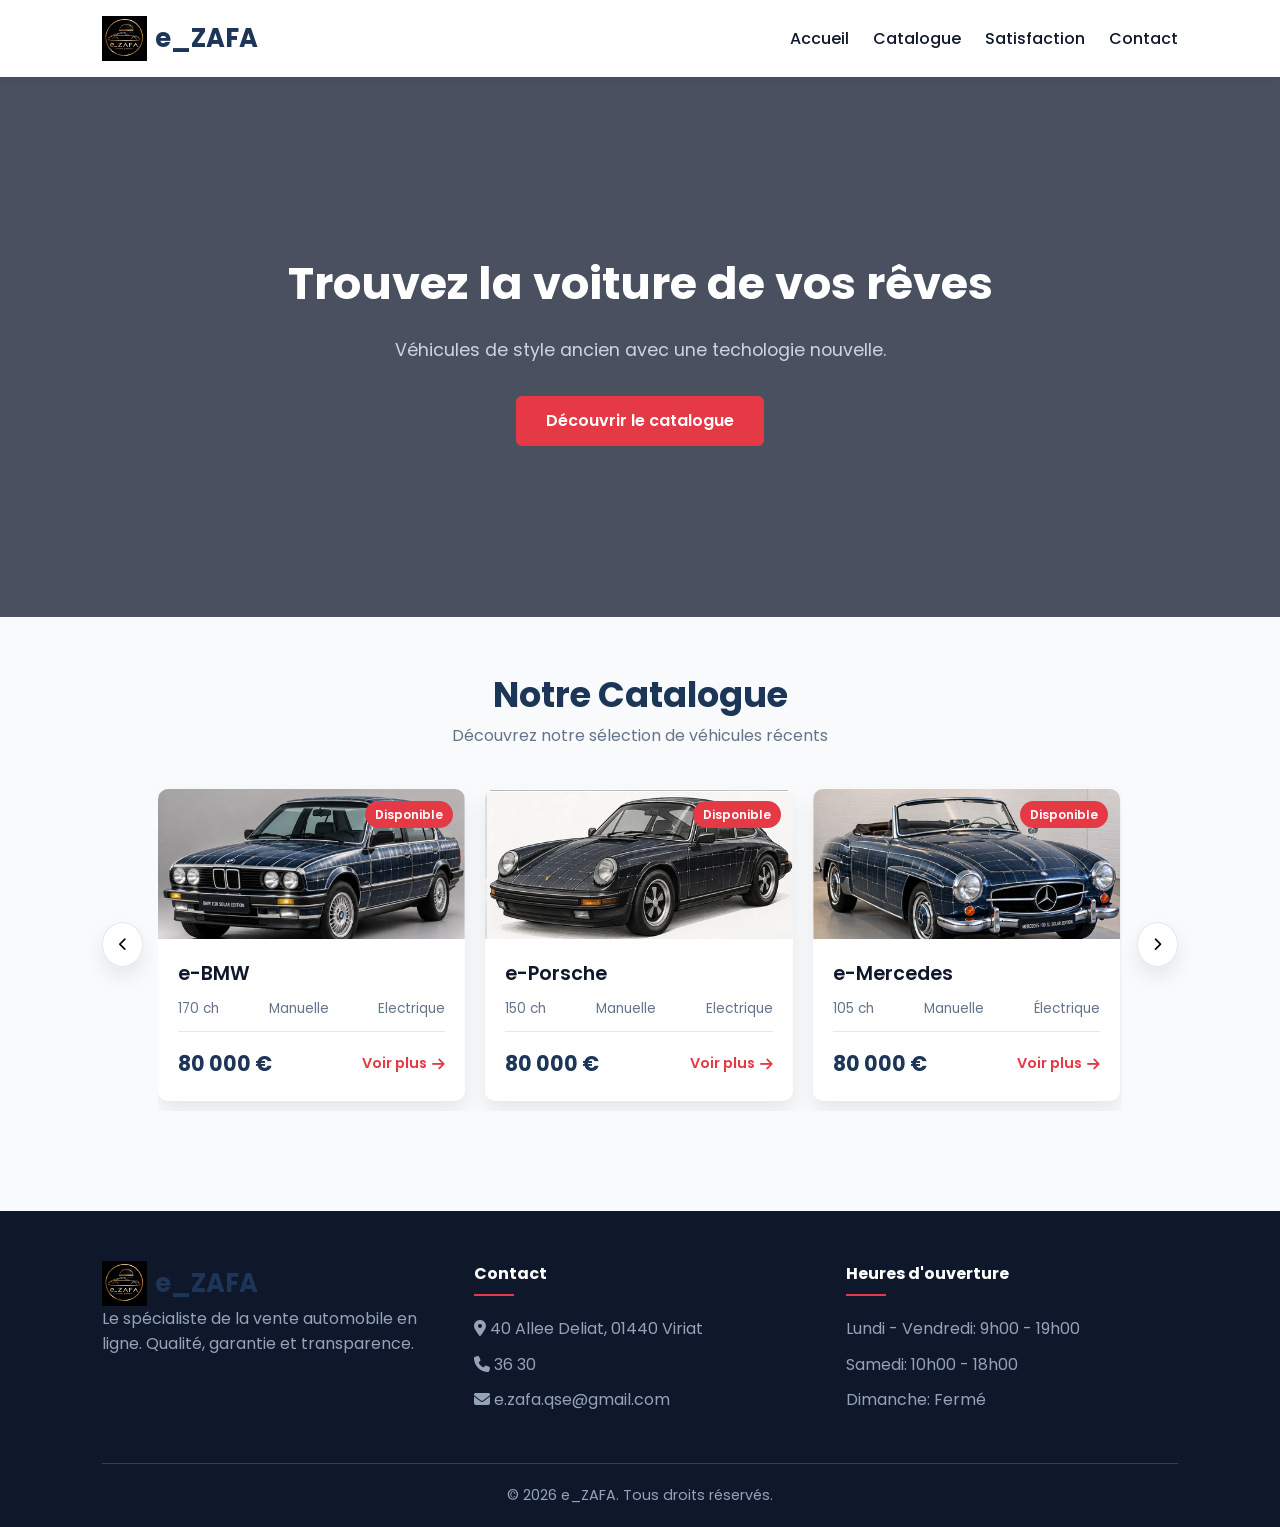
<file: index.html>
<!DOCTYPE html>
<html lang="fr">
<head>
    <meta charset="UTF-8">
    <meta name="viewport" content="width=device-width, initial-scale=1.0">
    <title>e_ZAFA - Vente de Véhicules d'avenir</title>
    <link href="https://fonts.googleapis.com/css2?family=Poppins:wght@300;400;500;600;700&display=swap" rel="stylesheet">
    <link rel="stylesheet" href="https://cdnjs.cloudflare.com/ajax/libs/font-awesome/6.4.0/css/all.min.css">
    <link rel="stylesheet" href="deco.css">
    <script src="script.js" defer></script>
    <link rel="icon" href="img/logo.png">
</head>

<body>

    <!-- Entête / Navigation -->
    <header>
        <div class="logo">
            <img src="img/logo.png" alt="Logo e_ZAFA">
            e_ZAFA
        </div>
        <nav>
            <ul class="nav-links">
                <li><a href="#accueil">Accueil</a></li>
                <li class="nav-item"><a href="#catalogue" class="nav-link">Catalogue</a></li>
                <li><a href="pages/satisfaction.html">Satisfaction</a></li>
                <li><a href="#contact">Contact</a></li>
            </ul>
        </nav>
    </header>

    <!-- Hero Section -->
    <section id="accueil" class="hero">
        <div class="hero-content">
            <h1>Trouvez la voiture de vos rêves</h1>
            <p>Véhicules de style ancien avec une techologie nouvelle.</p>
            <a href="#catalogue" class="btn-primary">Découvrir le catalogue</a>
        </div>
    </section>

    <!-- Catalogue avec Carrousel de Véhicules -->
    <section id="catalogue" class="catalog-section">
        <h2>Notre Catalogue</h2>
        <p class="subtitle">Découvrez notre sélection de véhicules récents</p>

        <!-- CARROUSEL -->
        <div class="carousel-container">
            <button class="carousel-btn prev-btn" id="prevBtn"><i class="fa-solid fa-chevron-left"></i></button>

            <div class="carousel-track-container">
                <div class="carousel-track" id="carouselTrack">

                    <!-- Carte Carrousel 1 -->
                    <div class="car-card">
                        <div class="car-img-container">
                            <span class="badge">Disponible</span>
                            <img src="img/car 1.png" alt="Berline Luxe Sport">
                        </div>
                        <div class="car-info">
                            <h3 class="car-title">e-BMW</h3>
                            <div class="car-specs">
                                <span>170 ch</span>
                                <span>Manuelle</span>
                                <span>Electrique</span>
                            </div>
                            <div class="car-price-row">
                                <span class="car-price">80 000 €</span>
                                <a href="pages/BMW.html" class="btn-details">Voir plus <i class="fa-solid fa-arrow-right"></i></a>
                            </div>
                        </div>
                    </div>

                    <!-- Carte Carrousel 2 -->
                    <div class="car-card">
                        <div class="car-img-container">
                            <span class="badge">Disponible</span>
                            <img src="img/car 3.png" alt="SUV Familial 4x4">
                        </div>
                        <div class="car-info">
                            <h3 class="car-title">e-Porsche</h3>
                            <div class="car-specs">
                                <span>150 ch</span>
                                <span>Manuelle</span>
                                <span>Electrique</span>
                            </div>
                            <div class="car-price-row">
                                <span class="car-price">80 000 €</span>
                                <a href="pages/Porsche.html" class="btn-details">Voir plus <i class="fa-solid fa-arrow-right"></i></a>
                            </div>
                        </div>
                    </div>

                    <!-- Carte Carrousel 3 -->
                    <div class="car-card">
                        <div class="car-img-container">
                            <span class="badge">Disponible</span>
                            <img src="img/car 2.png" alt="Coupé Électrique">
                        </div>
                        <div class="car-info">
                            <h3 class="car-title">e-Mercedes</h3>
                            <div class="car-specs">
                                <span>105 ch</span>
                                <span>Manuelle</span>
                                <span>Électrique</span>
                            </div>
                            <div class="car-price-row">
                                <span class="car-price">80 000 €</span>
                                <a href="pages/Mercedes.html" class="btn-details">Voir plus <i class="fa-solid fa-arrow-right"></i></a>
                            </div>
                        </div>
                    </div>


                </div>
            </div>

            <button class="carousel-btn next-btn" id="nextBtn"><i class="fa-solid fa-chevron-right"></i></button>
        </div>
    </section>

    <!-- Pied de page / Footer -->
    <footer id="contact">
        <div class="footer-container">
            <div class="footer-col">
                <div class="logo">
                    <img src="img/logo.png" alt="Logo e_ZAFA">
                    e_ZAFA
                </div>
                <p>Le spécialiste de la vente automobile en ligne. Qualité, garantie et transparence.</p>
            </div>
            <div class="footer-col">
                <h4>Contact</h4>
                <p><i class="fa-solid fa-location-dot"></i> 40 Allee Deliat, 01440 Viriat</p>
                <p><i class="fa-solid fa-phone"></i> 36 30</p>
                <p><i class="fa-solid fa-envelope"></i> e.zafa.qse@gmail.com</p>
            </div>
            <div class="footer-col">
                <h4>Heures d'ouverture</h4>
                <p>Lundi - Vendredi: 9h00 - 19h00</p>
                <p>Samedi: 10h00 - 18h00</p>
                <p>Dimanche: Fermé</p>
            </div>
        </div>
        <div class="footer-bottom">
            <p>&copy; 2026 e_ZAFA. Tous droits réservés.</p>
        </div>
    </footer>

</body>
</html>
</file>
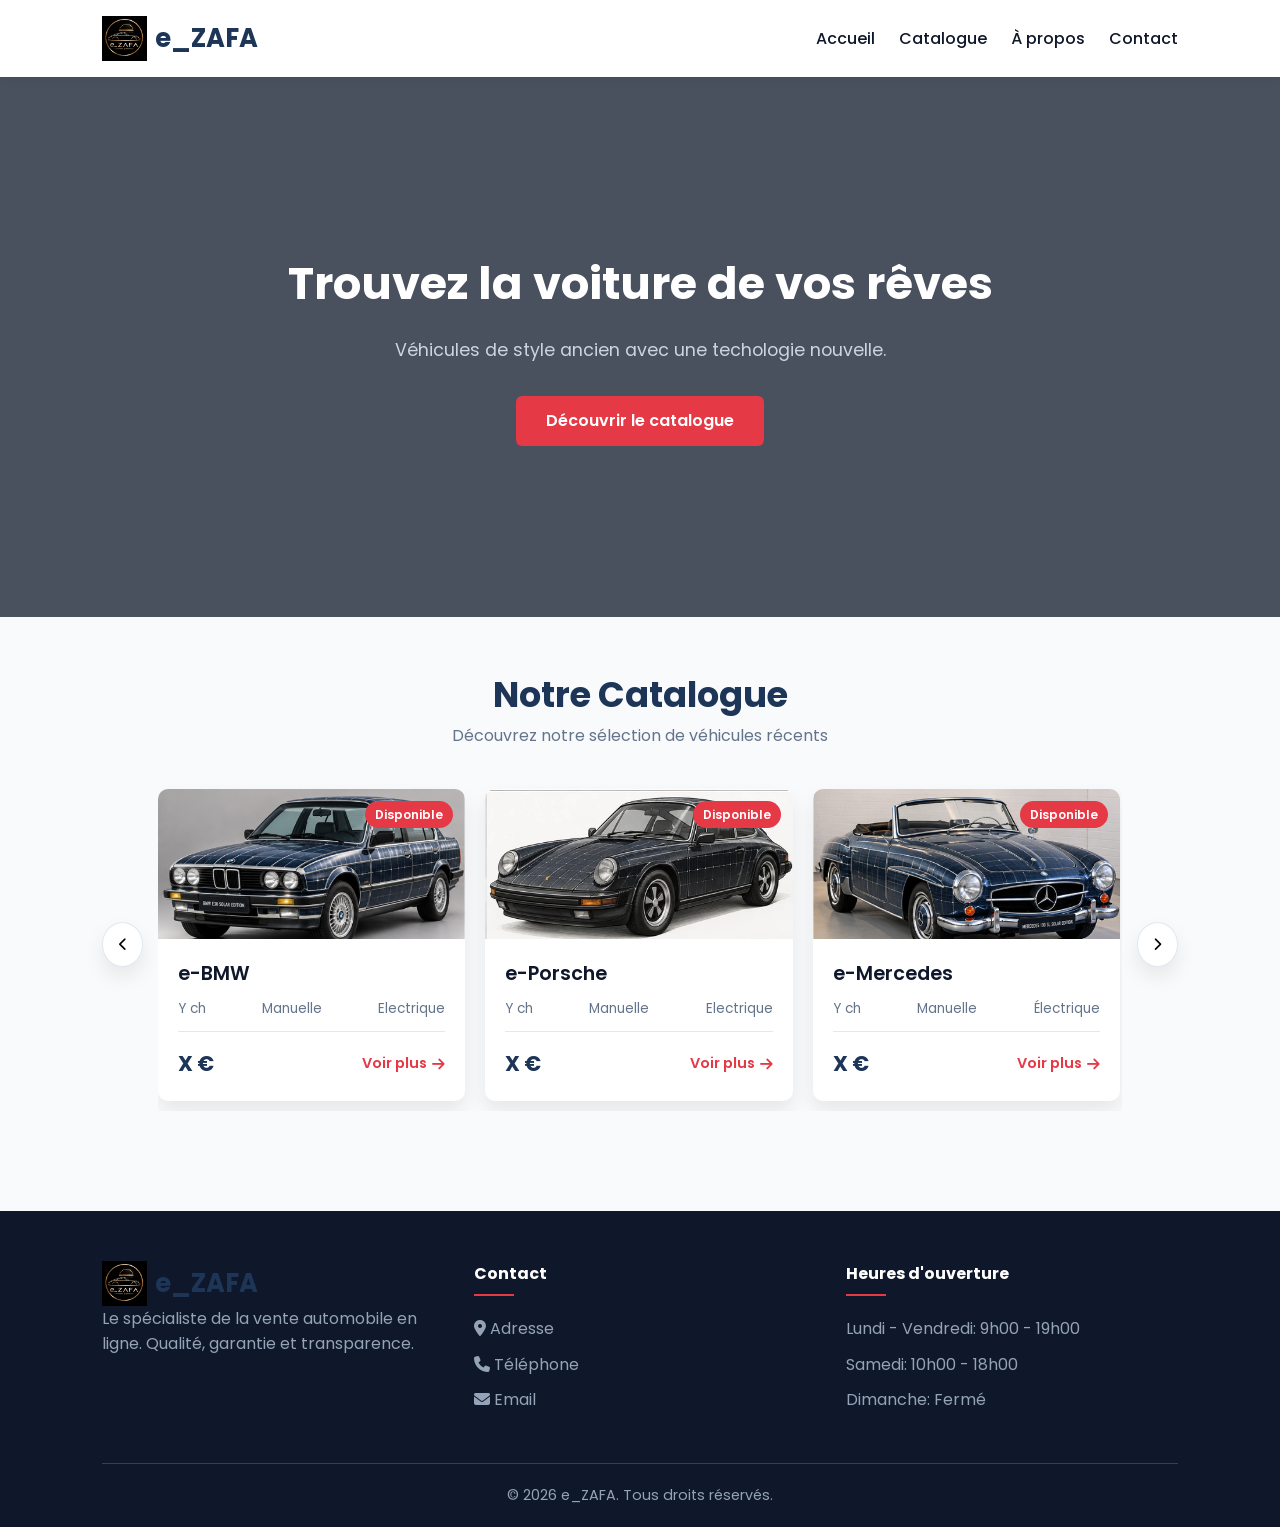
<file: e_ZAFA.html>
<!DOCTYPE html>
<html lang="fr">
<head>
    <meta charset="UTF-8">
    <meta name="viewport" content="width=device-width, initial-scale=1.0">
    <title>e_ZAFA - Vente de Véhicules d'avenir</title>
    <link href="https://fonts.googleapis.com/css2?family=Poppins:wght@300;400;500;600;700&display=swap" rel="stylesheet">
    <link rel="stylesheet" href="https://cdnjs.cloudflare.com/ajax/libs/font-awesome/6.4.0/css/all.min.css">
    <link rel="stylesheet" href="deco.css">
    <script src="script.js" defer></script>
    <link rel="icon" href="img/logo.png">
</head>

<body>

    <!-- Entête / Navigation -->
    <header>
        <div class="logo">
            <img src="img/logo.png" alt="Logo e_ZAFA">
            e_ZAFA
        </div>
        <nav>
            <ul class="nav-links">
                <li><a href="#accueil">Accueil</a></li>
                <li class="nav-item">
                    <a href="#catalogue" class="nav-link">
                        Catalogue
                    </a>

                </li>
                <li><a href="#entreprise">À propos</a></li>
                <li><a href="#contact">Contact</a></li>
            </ul>
        </nav>
    </header>

    <!-- Hero Section -->
    <section id="accueil" class="hero">
        <div class="hero-content">
            <h1>Trouvez la voiture de vos rêves</h1>
            <p>Véhicules de style ancien avec une techologie nouvelle.</p>
            <a href="#catalogue" class="btn-primary">Découvrir le catalogue</a>
        </div>
    </section>

    <!-- Catalogue avec Carrousel de Véhicules -->
    <section id="catalogue" class="catalog-section">
        <h2>Notre Catalogue</h2>
        <p class="subtitle">Découvrez notre sélection de véhicules récents</p>

        <!-- CARROUSEL -->
        <div class="carousel-container">
            <button class="carousel-btn prev-btn" id="prevBtn"><i class="fa-solid fa-chevron-left"></i></button>

            <div class="carousel-track-container">
                <div class="carousel-track" id="carouselTrack">

                    <!-- Carte Carrousel 1 -->
                    <div class="car-card">
                        <div class="car-img-container">
                            <span class="badge">Disponible</span>
                            <img src="img/car 1.png" alt="Berline Luxe Sport">
                        </div>
                        <div class="car-info">
                            <h3 class="car-title">e-BMW</h3>
                            <div class="car-specs">
                                <span>Y ch</span>
                                <span>Manuelle</span>
                                <span>Electrique</span>
                            </div>
                            <div class="car-price-row">
                                <span class="car-price">X €</span>
                                <a href="pages/BMW.html" class="btn-details">Voir plus <i class="fa-solid fa-arrow-right"></i></a>
                            </div>
                        </div>
                    </div>

                    <!-- Carte Carrousel 2 -->
                    <div class="car-card">
                        <div class="car-img-container">
                            <span class="badge">Disponible</span>
                            <img src="img/car 3.png" alt="SUV Familial 4x4">
                        </div>
                        <div class="car-info">
                            <h3 class="car-title">e-Porsche</h3>
                            <div class="car-specs">
                                <span>Y ch</span>
                                <span>Manuelle</span>
                                <span>Electrique</span>
                            </div>
                            <div class="car-price-row">
                                <span class="car-price">X €</span>
                                <a href="pages/Porsche.html" class="btn-details">Voir plus <i class="fa-solid fa-arrow-right"></i></a>
                            </div>
                        </div>
                    </div>

                    <!-- Carte Carrousel 3 -->
                    <div class="car-card">
                        <div class="car-img-container">
                            <span class="badge">Disponible</span>
                            <img src="img/car 2.png" alt="Coupé Électrique">
                        </div>
                        <div class="car-info">
                            <h3 class="car-title">e-Mercedes</h3>
                            <div class="car-specs">
                                <span>Y ch</span>
                                <span>Manuelle</span>
                                <span>Électrique</span>
                            </div>
                            <div class="car-price-row">
                                <span class="car-price">X €</span>
                                <a href="pages/Mercedes.html" class="btn-details">Voir plus <i class="fa-solid fa-arrow-right"></i></a>
                            </div>
                        </div>
                    </div>


                </div>
            </div>

            <button class="carousel-btn next-btn" id="nextBtn"><i class="fa-solid fa-chevron-right"></i></button>
        </div>
    </section>

    <!-- Pied de page / Footer -->
    <footer id="contact">
        <div class="footer-container">
            <div class="footer-col">
                <div class="logo">
                    <img src="img/logo.png" alt="Logo e_ZAFA">
                    e_ZAFA
                </div>
                <p>Le spécialiste de la vente automobile en ligne. Qualité, garantie et transparence.</p>
            </div>
            <div class="footer-col">
                <h4>Contact</h4>
                <p><i class="fa-solid fa-location-dot"></i> Adresse</p>
                <p><i class="fa-solid fa-phone"></i> Téléphone</p>
                <p><i class="fa-solid fa-envelope"></i> Email</p>
            </div>
            <div class="footer-col">
                <h4>Heures d'ouverture</h4>
                <p>Lundi - Vendredi: 9h00 - 19h00</p>
                <p>Samedi: 10h00 - 18h00</p>
                <p>Dimanche: Fermé</p>
            </div>
        </div>
        <div class="footer-bottom">
            <p>&copy; 2026 e_ZAFA. Tous droits réservés.</p>
        </div>
    </footer>

</body>
</html>
</file>
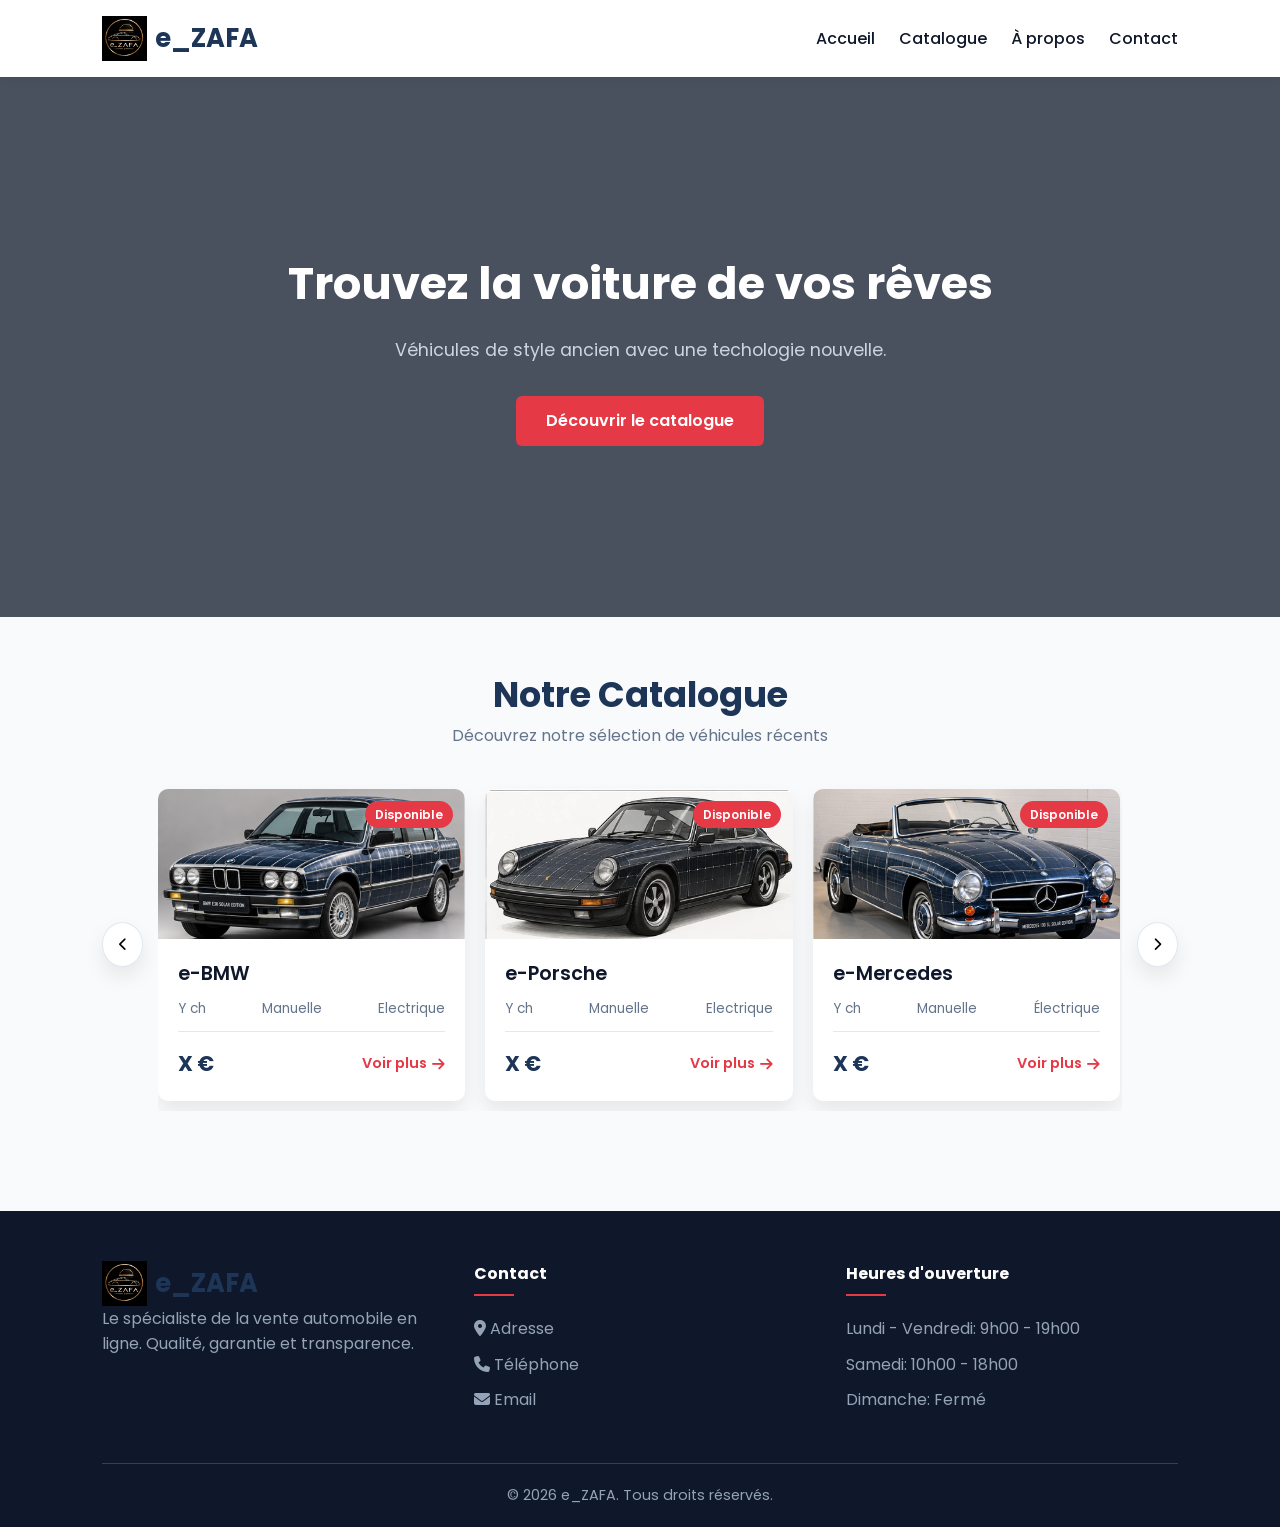
<file: main.html>
<!DOCTYPE html>
<html lang="fr">
<head>
    <meta charset="UTF-8">
    <meta name="viewport" content="width=device-width, initial-scale=1.0">
    <title>e_ZAFA - Vente de Véhicules d'avenir</title>
    <link href="https://fonts.googleapis.com/css2?family=Poppins:wght@300;400;500;600;700&display=swap" rel="stylesheet">
    <link rel="stylesheet" href="https://cdnjs.cloudflare.com/ajax/libs/font-awesome/6.4.0/css/all.min.css">
    <link rel="stylesheet" href="deco.css">
    <script src="script.js" defer></script>
    <link rel="icon" href="img/logo.png">
</head>

<body>

    <!-- Entête / Navigation -->
    <header>
        <div class="logo">
            <img src="img/logo.png" alt="Logo e_ZAFA">
            e_ZAFA
        </div>
        <nav>
            <ul class="nav-links">
                <li><a href="#accueil">Accueil</a></li>
                <li class="nav-item">
                    <a href="#catalogue" class="nav-link">
                        Catalogue
                    </a>

                </li>
                <li><a href="#entreprise">À propos</a></li>
                <li><a href="#contact">Contact</a></li>
            </ul>
        </nav>
    </header>

    <!-- Hero Section -->
    <section id="accueil" class="hero">
        <div class="hero-content">
            <h1>Trouvez la voiture de vos rêves</h1>
            <p>Véhicules de style ancien avec une techologie nouvelle.</p>
            <a href="#catalogue" class="btn-primary">Découvrir le catalogue</a>
        </div>
    </section>

    <!-- Catalogue avec Carrousel de Véhicules -->
    <section id="catalogue" class="catalog-section">
        <h2>Notre Catalogue</h2>
        <p class="subtitle">Découvrez notre sélection de véhicules récents</p>

        <!-- CARROUSEL -->
        <div class="carousel-container">
            <button class="carousel-btn prev-btn" id="prevBtn"><i class="fa-solid fa-chevron-left"></i></button>

            <div class="carousel-track-container">
                <div class="carousel-track" id="carouselTrack">

                    <!-- Carte Carrousel 1 -->
                    <div class="car-card">
                        <div class="car-img-container">
                            <span class="badge">Disponible</span>
                            <img src="img/car 1.png" alt="Berline Luxe Sport">
                        </div>
                        <div class="car-info">
                            <h3 class="car-title">e-BMW</h3>
                            <div class="car-specs">
                                <span>Y ch</span>
                                <span>Manuelle</span>
                                <span>Electrique</span>
                            </div>
                            <div class="car-price-row">
                                <span class="car-price">X €</span>
                                <a href="pages/BMW.html" class="btn-details">Voir plus <i class="fa-solid fa-arrow-right"></i></a>
                            </div>
                        </div>
                    </div>

                    <!-- Carte Carrousel 2 -->
                    <div class="car-card">
                        <div class="car-img-container">
                            <span class="badge">Disponible</span>
                            <img src="img/car 3.png" alt="SUV Familial 4x4">
                        </div>
                        <div class="car-info">
                            <h3 class="car-title">e-Porsche</h3>
                            <div class="car-specs">
                                <span>Y ch</span>
                                <span>Manuelle</span>
                                <span>Electrique</span>
                            </div>
                            <div class="car-price-row">
                                <span class="car-price">X €</span>
                                <a href="pages/Porsche.html" class="btn-details">Voir plus <i class="fa-solid fa-arrow-right"></i></a>
                            </div>
                        </div>
                    </div>

                    <!-- Carte Carrousel 3 -->
                    <div class="car-card">
                        <div class="car-img-container">
                            <span class="badge">Disponible</span>
                            <img src="img/car 2.png" alt="Coupé Électrique">
                        </div>
                        <div class="car-info">
                            <h3 class="car-title">e-Mercedes</h3>
                            <div class="car-specs">
                                <span>Y ch</span>
                                <span>Manuelle</span>
                                <span>Électrique</span>
                            </div>
                            <div class="car-price-row">
                                <span class="car-price">X €</span>
                                <a href="pages/Mercedes.html" class="btn-details">Voir plus <i class="fa-solid fa-arrow-right"></i></a>
                            </div>
                        </div>
                    </div>


                </div>
            </div>

            <button class="carousel-btn next-btn" id="nextBtn"><i class="fa-solid fa-chevron-right"></i></button>
        </div>
    </section>

    <!-- Pied de page / Footer -->
    <footer id="contact">
        <div class="footer-container">
            <div class="footer-col">
                <div class="logo">
                    <img src="img/logo.png" alt="Logo e_ZAFA">
                    e_ZAFA
                </div>
                <p>Le spécialiste de la vente automobile en ligne. Qualité, garantie et transparence.</p>
            </div>
            <div class="footer-col">
                <h4>Contact</h4>
                <p><i class="fa-solid fa-location-dot"></i> Adresse</p>
                <p><i class="fa-solid fa-phone"></i> Téléphone</p>
                <p><i class="fa-solid fa-envelope"></i> Email</p>
            </div>
            <div class="footer-col">
                <h4>Heures d'ouverture</h4>
                <p>Lundi - Vendredi: 9h00 - 19h00</p>
                <p>Samedi: 10h00 - 18h00</p>
                <p>Dimanche: Fermé</p>
            </div>
        </div>
        <div class="footer-bottom">
            <p>&copy; 2026 e_ZAFA. Tous droits réservés.</p>
        </div>
    </footer>

</body>
</html>
</file>
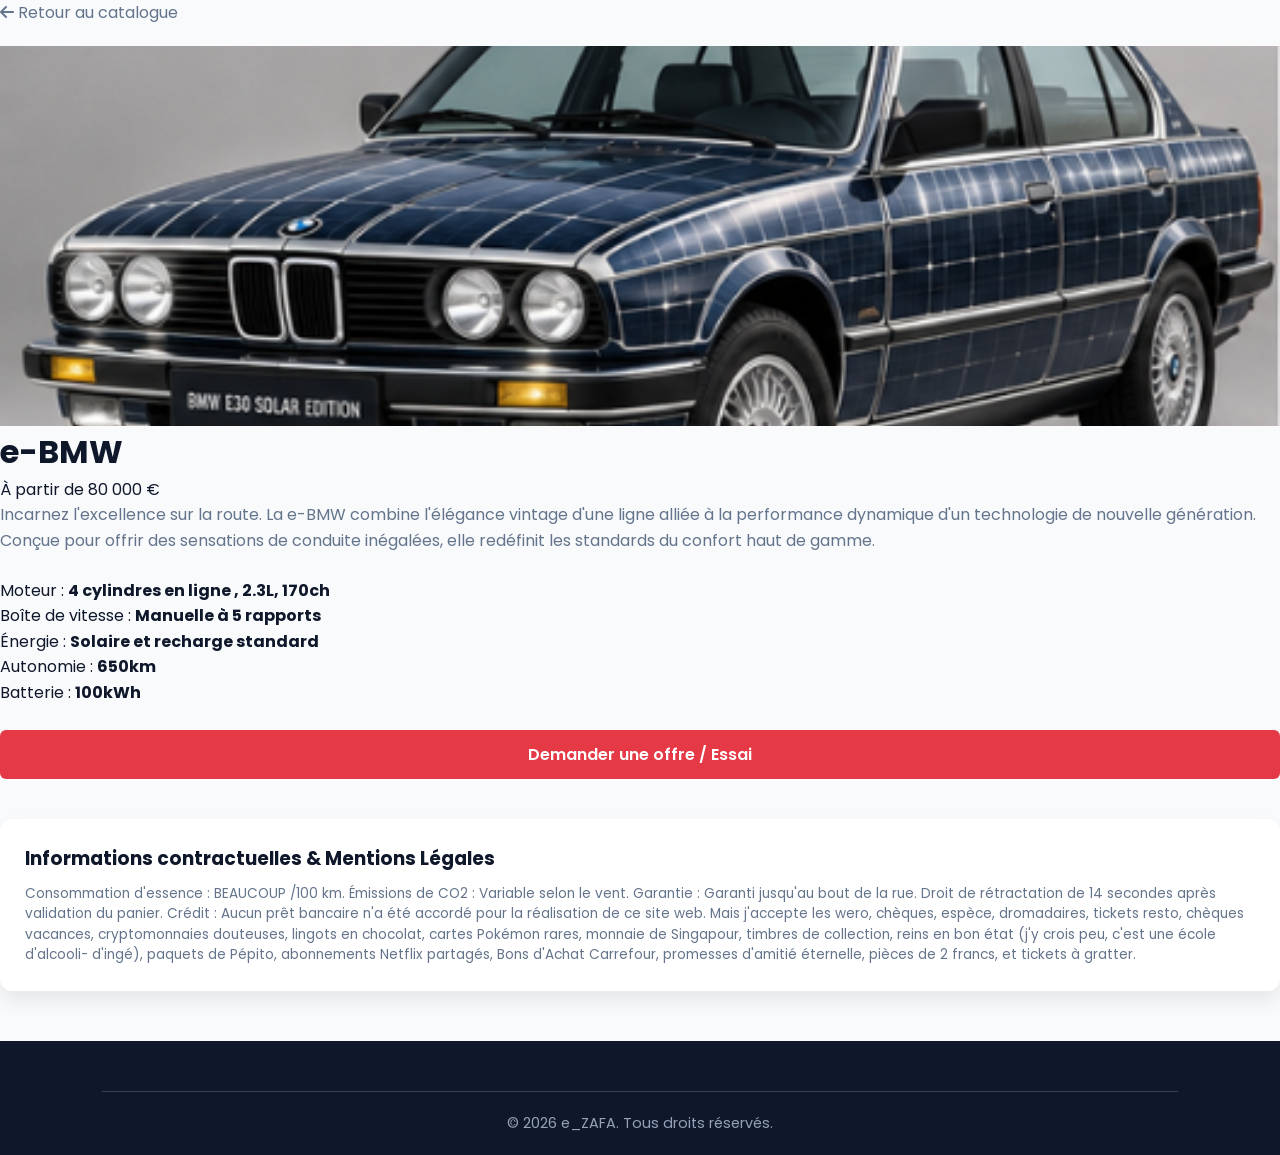
<file: pages/BMW.html>
<!DOCTYPE html>
<html lang="fr">
<head>
    <meta charset="UTF-8">
    <meta name="viewport" content="width=device-width, initial-scale=1.0">
    <title>e-BMW from e_ZAFA</title>
    <link href="https://fonts.googleapis.com/css2?family=Poppins:wght@300;400;500;600;700&display=swap" rel="stylesheet">
    <link rel="stylesheet" href="https://cdnjs.cloudflare.com/ajax/libs/font-awesome/6.4.0/css/all.min.css">
    <link rel="stylesheet" href="../deco.css">
    <link rel="icon" href="../img/logo.png">
</head>
<body>



    <!-- Page Fiche Produit -->
    <main class="container">
        <a href="../index.html#catalogue" style="display:inline-block; margin-bottom: 20px; color: var(--gray-color); text-decoration: none;">
            <i class="fa-solid fa-arrow-left"></i> Retour au catalogue
        </a>

        <div class="vehicle-detail">
            <div class="car-img-container" style="height: 380px;">
                <img src="../img/car 1.png" alt="Berline Luxe Sport">
            </div>

            <div class="detail-content">
                <h1>e-BMW</h1>
                <div class="detail-price">À partir de 80 000 €</div>

                <p style="margin-bottom: 1.5rem; color: #64748b;">
                    Incarnez l'excellence sur la route. La e-BMW combine l'élégance vintage d'une ligne alliée à la performance dynamique d'un technologie de nouvelle génération. Conçue pour offrir des sensations de conduite inégalées, elle redéfinit les standards du confort haut de gamme.
                </p>

                <ul class="specs">
                    <li><span>Moteur :</span> <strong>4 cylindres en ligne , 2.3L, 170ch</strong></li>
                    <li><span>Boîte de vitesse :</span> <strong>Manuelle à 5 rapports</strong></li>
                    <li><span>Énergie :</span> <strong>Solaire et recharge standard</strong></li>
                    <li><span>Autonomie :</span> <strong>650km</strong></li>
                    <li><span>Batterie :</span> <strong>100kWh</strong></li>
                </ul>

                <a href="resa.html#contact" class="btn-primary" style="display: block; text-align: center; margin-top: 1.5rem;">
                    Demander une offre / Essai
                </a>
            </div>
        </div>

        <!-- Mentions / Infos Contractuelles -->
        <section style="margin-top: 40px; background: white; padding: 25px; border-radius: 12px; box-shadow: var(--card-shadow);">
            <h3>Informations contractuelles & Mentions Légales</h3>
            <p style="font-size: 0.85rem; color: var(--gray-color); margin-top: 10px; line-height: 1.5;">
              Consommation d'essence : BEAUCOUP /100 km. Émissions de CO2 : Variable selon le vent.

Garantie : Garanti jusqu'au bout de la rue. Droit de rétractation de 14 secondes après validation du panier.

Crédit : Aucun prêt bancaire n'a été accordé pour la réalisation de ce site web. Mais j'accepte les wero, chèques, espèce, dromadaires, tickets resto, 
         chèques vacances, cryptomonnaies douteuses, lingots en chocolat, cartes Pokémon rares, monnaie de Singapour, timbres de collection, 
        reins en bon état (j'y crois peu, c'est une école d'alcooli- d'ingé), paquets de Pépito, abonnements Netflix partagés, 
        Bons d'Achat Carrefour, promesses d'amitié éternelle, pièces de 2 francs, et tickets à gratter.   
            </p>
        </section>
    </main>

    <!-- Footer -->
    <footer>
        <div class="footer-bottom">
            <p>&copy; 2026 e_ZAFA. Tous droits réservés.</p>
        </div>
    </footer>

</body>
</html>
</file>
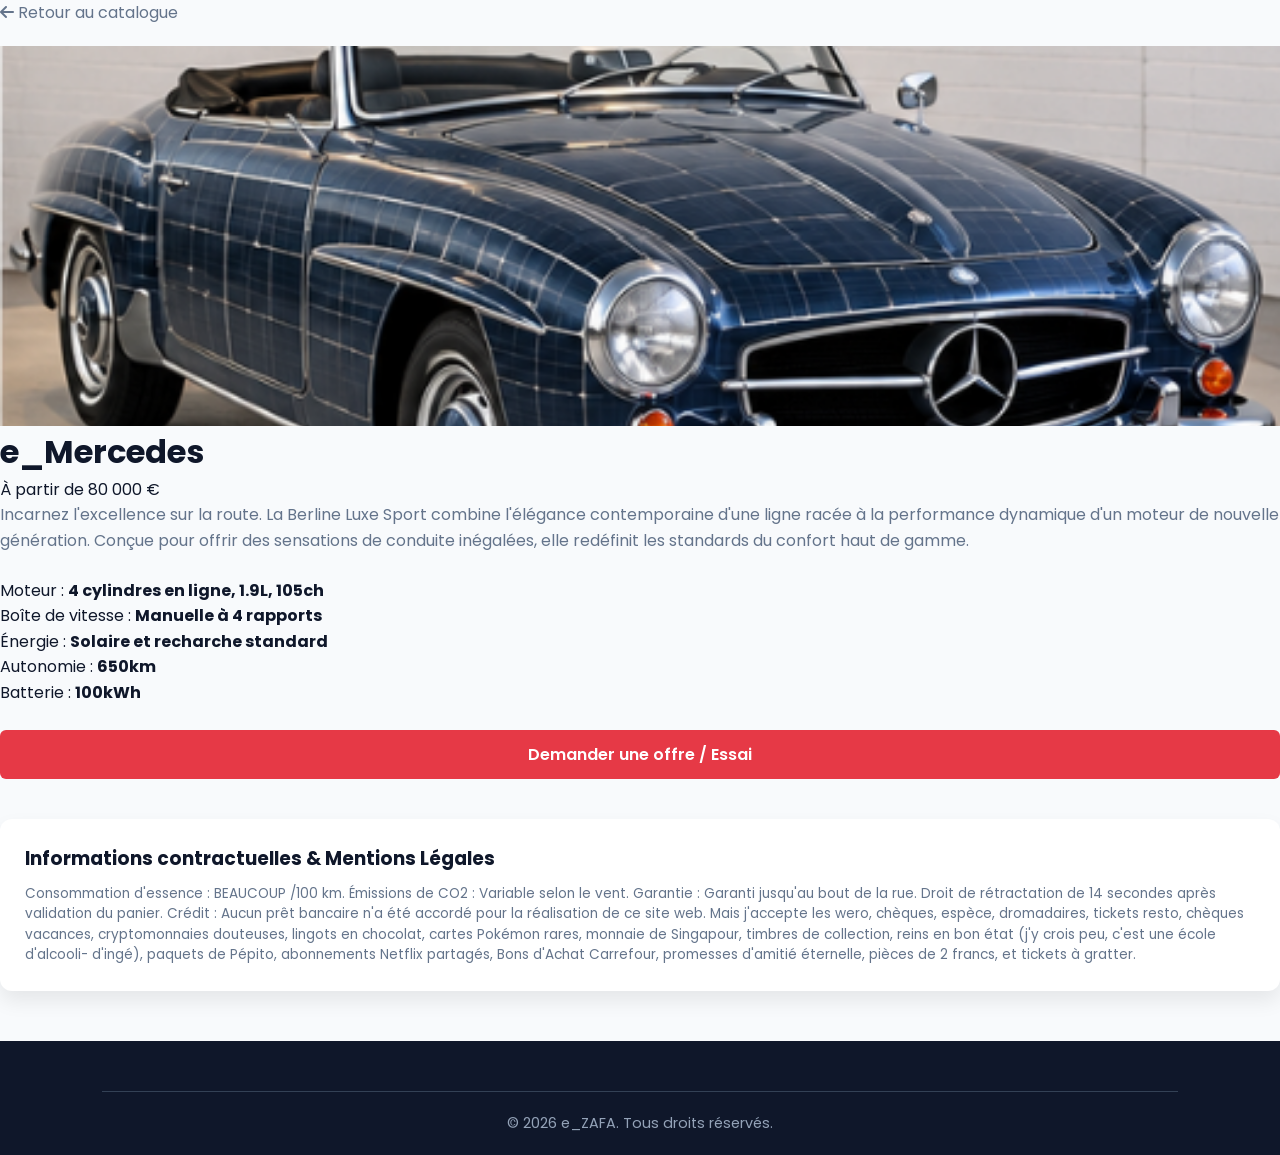
<file: pages/Mercedes.html>
<!DOCTYPE html>
<html lang="fr">
<head>
    <meta charset="UTF-8">
    <meta name="viewport" content="width=device-width, initial-scale=1.0">
    <title>e-Mercedes from e_ZAFA</title>
    <link href="https://fonts.googleapis.com/css2?family=Poppins:wght@300;400;500;600;700&display=swap" rel="stylesheet">
    <link rel="stylesheet" href="https://cdnjs.cloudflare.com/ajax/libs/font-awesome/6.4.0/css/all.min.css">
    <link rel="stylesheet" href="../deco.css">
    <link rel="icon" href="../img/logo.png">
</head>
<body>



    <!-- Page Fiche Produit -->
    <main class="container">
        <a href="../index.html#catalogue" style="display:inline-block; margin-bottom: 20px; color: var(--gray-color); text-decoration: none;">
            <i class="fa-solid fa-arrow-left"></i> Retour au catalogue
        </a>

        <div class="vehicle-detail">
            <div class="car-img-container" style="height: 380px;">
                <img src="../img/car 2.png" alt="Berline Luxe Sport">
            </div>

            <div class="detail-content">
                <h1>e_Mercedes</h1>
                <div class="detail-price">À partir de 80 000 €</div>

                <p style="margin-bottom: 1.5rem; color: #64748b;">
                    Incarnez l'excellence sur la route. La Berline Luxe Sport combine l'élégance contemporaine d'une ligne racée à la performance dynamique d'un moteur de nouvelle génération. Conçue pour offrir des sensations de conduite inégalées, elle redéfinit les standards du confort haut de gamme.
                </p>

                <ul class="specs">
                    <li><span>Moteur :</span> <strong>4 cylindres en ligne, 1.9L, 105ch</strong></li>
                    <li><span>Boîte de vitesse :</span> <strong>Manuelle à 4 rapports</strong></li>
                    <li><span>Énergie :</span> <strong>Solaire et recharche standard</strong></li>
                    <li><span>Autonomie :</span> <strong>650km</strong></li>
                    <li><span>Batterie :</span> <strong>100kWh</strong></li>
                </ul>

                <a href="resa.html#contact" class="btn-primary" style="display: block; text-align: center; margin-top: 1.5rem;">
                    Demander une offre / Essai
                </a>
            </div>
        </div>

        <!-- Mentions / Infos Contractuelles -->
        <section style="margin-top: 40px; background: white; padding: 25px; border-radius: 12px; box-shadow: var(--card-shadow);">
            <h3>Informations contractuelles & Mentions Légales</h3>
            <p style="font-size: 0.85rem; color: var(--gray-color); margin-top: 10px; line-height: 1.5;">
                Consommation d'essence : BEAUCOUP /100 km. Émissions de CO2 : Variable selon le vent.

Garantie : Garanti jusqu'au bout de la rue. Droit de rétractation de 14 secondes après validation du panier.

Crédit : Aucun prêt bancaire n'a été accordé pour la réalisation de ce site web. Mais j'accepte les wero, chèques, espèce, dromadaires, tickets resto, 
         chèques vacances, cryptomonnaies douteuses, lingots en chocolat, cartes Pokémon rares, monnaie de Singapour, timbres de collection, 
        reins en bon état (j'y crois peu, c'est une école d'alcooli- d'ingé), paquets de Pépito, abonnements Netflix partagés, 
        Bons d'Achat Carrefour, promesses d'amitié éternelle, pièces de 2 francs, et tickets à gratter.  </p>
        </section>
    </main>

    <!-- Footer -->
    <footer>
        <div class="footer-bottom">
            <p>&copy; 2026 e_ZAFA. Tous droits réservés.</p>
        </div>
    </footer>

</body>
</html>
</file>
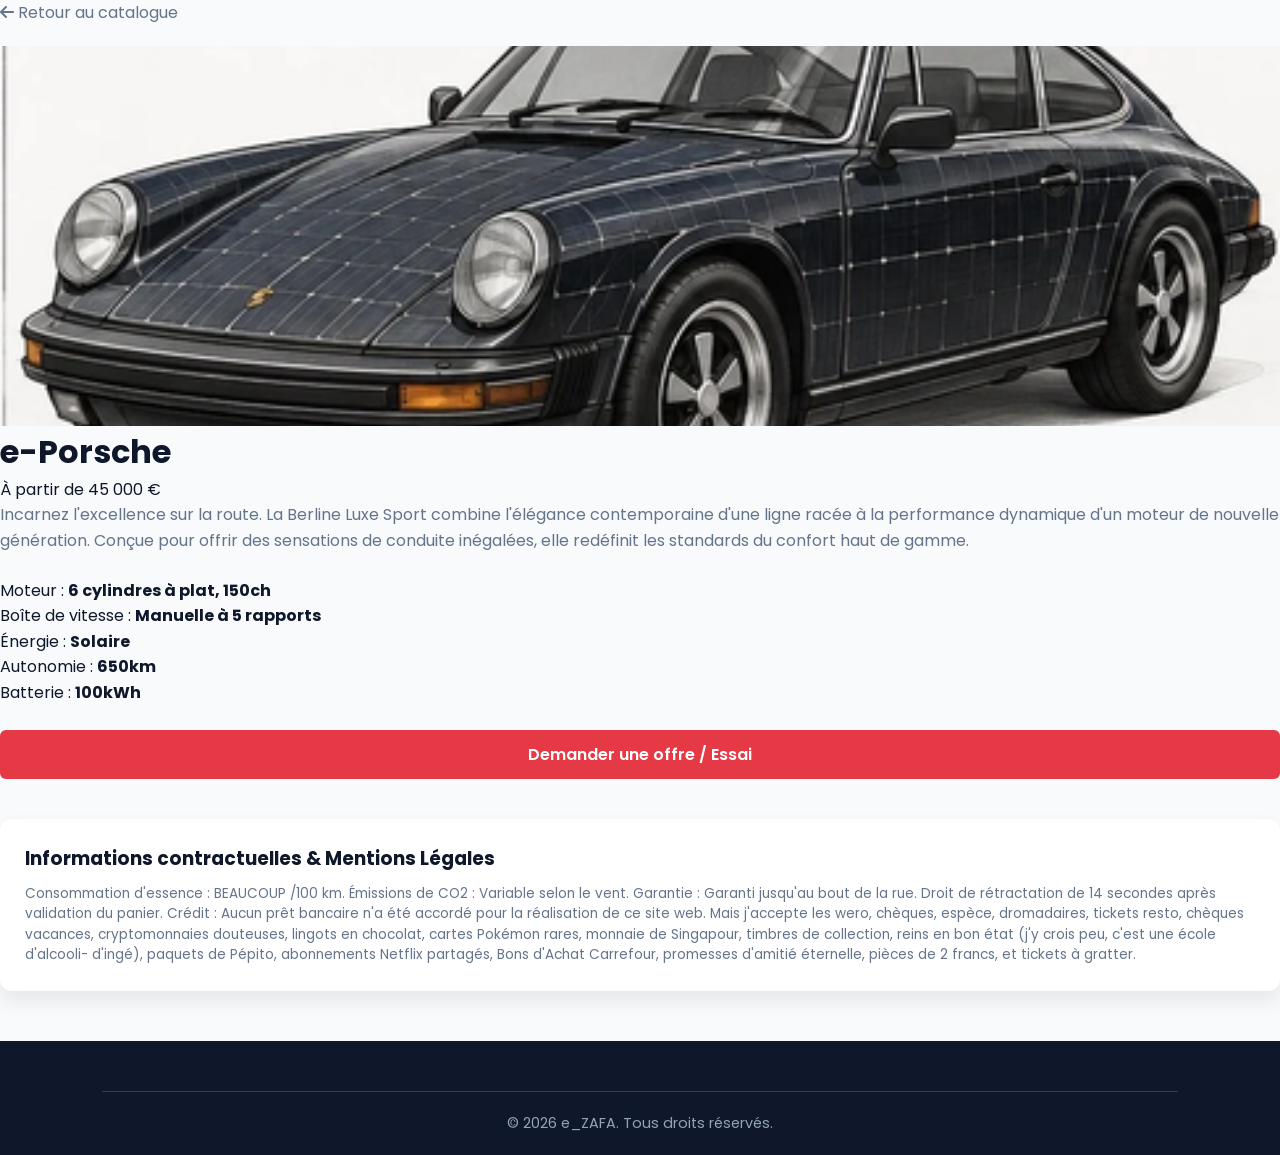
<file: pages/Porsche.html>
<!DOCTYPE html>
<html lang="fr">
<head>
    <meta charset="UTF-8">
    <meta name="viewport" content="width=device-width, initial-scale=1.0">
    <title>e-Porsche from e_ZAFA</title>
    <link href="https://fonts.googleapis.com/css2?family=Poppins:wght@300;400;500;600;700&display=swap" rel="stylesheet">
    <link rel="stylesheet" href="https://cdnjs.cloudflare.com/ajax/libs/font-awesome/6.4.0/css/all.min.css">
    <link rel="stylesheet" href="../deco.css">
    <link rel="icon" href="../img/logo.png">
</head>
<body>



    <!-- Page Fiche Produit -->
    <main class="container">
        <a href="../index.html#catalogue" style="display:inline-block; margin-bottom: 20px; color: var(--gray-color); text-decoration: none;">
            <i class="fa-solid fa-arrow-left"></i> Retour au catalogue
        </a>

        <div class="vehicle-detail">
            <div class="car-img-container" style="height: 380px;">
                <img src="../img/car 3.png" alt="Berline Luxe Sport">
            </div>

            <div class="detail-content">
                <h1>e-Porsche</h1>
                <div class="detail-price">À partir de 45 000 €</div>

                <p style="margin-bottom: 1.5rem; color: #64748b;">
                    Incarnez l'excellence sur la route. La Berline Luxe Sport combine l'élégance contemporaine d'une ligne racée à la performance dynamique d'un moteur de nouvelle génération. Conçue pour offrir des sensations de conduite inégalées, elle redéfinit les standards du confort haut de gamme.
                </p>

                <ul class="specs">
                    <li><span>Moteur :</span> <strong>6 cylindres à plat, 150ch</strong></li>
                    <li><span>Boîte de vitesse :</span> <strong>Manuelle à 5 rapports</strong></li>
                    <li><span>Énergie :</span> <strong>Solaire</strong></li>
                    <li><span>Autonomie :</span> <strong>650km</strong></li>
                    <li><span>Batterie :</span> <strong>100kWh</strong></li>
                </ul>

                <a href="resa.html#contact" class="btn-primary" style="display: block; text-align: center; margin-top: 1.5rem;">
                    Demander une offre / Essai
                </a>
            </div>
        </div>

        <!-- Mentions / Infos Contractuelles -->
        <section style="margin-top: 40px; background: white; padding: 25px; border-radius: 12px; box-shadow: var(--card-shadow);">
            <h3>Informations contractuelles & Mentions Légales</h3>
            <p style="font-size: 0.85rem; color: var(--gray-color); margin-top: 10px; line-height: 1.5;">
                Consommation d'essence : BEAUCOUP /100 km. Émissions de CO2 : Variable selon le vent.

Garantie : Garanti jusqu'au bout de la rue. Droit de rétractation de 14 secondes après validation du panier.

Crédit : Aucun prêt bancaire n'a été accordé pour la réalisation de ce site web. Mais j'accepte les wero, chèques, espèce, dromadaires, tickets resto, 
         chèques vacances, cryptomonnaies douteuses, lingots en chocolat, cartes Pokémon rares, monnaie de Singapour, timbres de collection, 
        reins en bon état (j'y crois peu, c'est une école d'alcooli- d'ingé), paquets de Pépito, abonnements Netflix partagés, 
        Bons d'Achat Carrefour, promesses d'amitié éternelle, pièces de 2 francs, et tickets à gratter. </p>
        </section>
    </main>

    <!-- Footer -->
    <footer>
        <div class="footer-bottom">
            <p>&copy; 2026 e_ZAFA. Tous droits réservés.</p>
        </div>
    </footer>

</body>
</html>
</file>
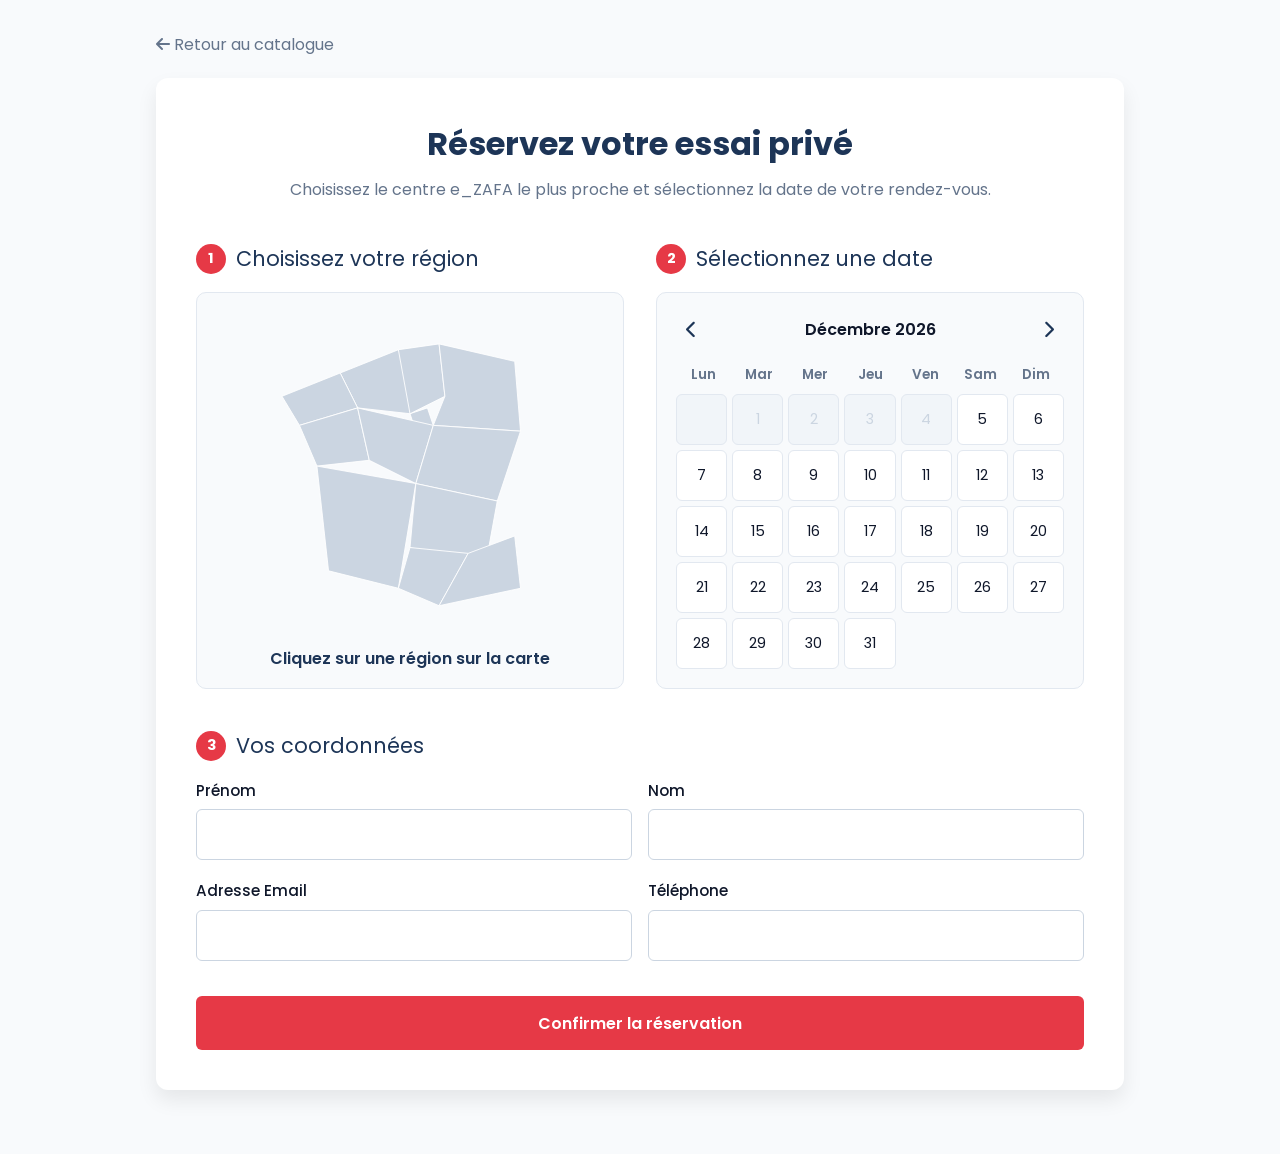
<file: pages/resa.html>
<!DOCTYPE html>
<html lang="fr">
<head>
    <meta charset="UTF-8">
    <meta name="viewport" content="width=device-width, initial-scale=1.0">
    <title>Réserver un Essai - e_ZAFA</title>
    <link href="https://fonts.googleapis.com/css2?family=Poppins:wght@300;400;500;600;700&display=swap" rel="stylesheet">
    <link rel="stylesheet" href="https://cdnjs.cloudflare.com/ajax/libs/font-awesome/6.4.0/css/all.min.css">
    <link rel="stylesheet" href="../deco.css">
    <link rel="icon" href="../img/logo.png">
    <style>
        .booking-container {
            max-width: 1000px;
            margin: 2rem auto 4rem auto;
            padding: 0 1rem;
        }

        .booking-card {
            background: #ffffff;
            border-radius: 12px;
            padding: 2.5rem;
            box-shadow: var(--card-shadow, 0 4px 6px rgba(0,0,0,0.1));
        }

        .step-title {
            font-size: 1.3rem;
            color: var(--secondary-color, #1e293b);
            margin-bottom: 1rem;
            display: flex;
            align-items: center;
            gap: 10px;
        }

        .step-title span {
            background: var(--primary-color, #2563eb);
            color: white;
            width: 30px;
            height: 30px;
            border-radius: 50%;
            display: flex;
            align-items: center;
            justify-content: center;
            font-size: 0.9rem;
            font-weight: bold;
        }

        .grid-two-cols {
            display: grid;
            grid-template-columns: 1fr 1fr;
            gap: 2rem;
            margin-bottom: 2.5rem;
        }

        @media (max-width: 768px) {
            .grid-two-cols {
                grid-template-columns: 1fr;
            }
        }

        /* --- CARTE SVG RÉGIONS FRANCE --- */
        .map-wrapper {
            position: relative;
            background: #f8fafc;
            border: 1px solid #e2e8f0;
            border-radius: 10px;
            padding: 1rem;
            text-align: center;
        }

        .france-map {
            width: 100%;
            height: 320px;
        }

        .region-path {
            fill: #cbd5e1;
            stroke: #ffffff;
            stroke-width: 1.5;
            cursor: pointer;
            transition: fill 0.3s, transform 0.2s;
        }

        .region-path:hover {
            fill: #94a3b8;
        }

        .region-path.selected {
            fill: var(--primary-color, #2563eb) !important;
        }

        .selected-region-text {
            margin-top: 10px;
            font-weight: 600;
            color: var(--secondary-color, #1e293b);
        }

        .map-tooltip {
            position: absolute;
            display: none;
            background-color: var(--secondary-color, #1e293b);
            color: #ffffff;
            padding: 6px 12px;
            border-radius: 6px;
            font-size: 0.85rem;
            font-weight: 500;
            pointer-events: none;
            white-space: nowrap;
            box-shadow: 0 4px 10px rgba(0, 0, 0, 0.15);
            z-index: 100;
            transform: translate(-50%, -120%);
            transition: opacity 0.15s ease-out;
        }

        /* --- CALENDRIER DYNAMIQUE --- */
        .calendar-wrapper {
            background: #f8fafc;
            border: 1px solid #e2e8f0;
            border-radius: 10px;
            padding: 1.2rem;
        }

        .calendar-header {
            display: flex;
            justify-content: space-between;
            align-items: center;
            margin-bottom: 1rem;
        }

        .calendar-header button {
            background: none;
            border: none;
            font-size: 1.1rem;
            cursor: pointer;
            color: var(--secondary-color, #1e293b);
            padding: 5px 10px;
        }

        .calendar-days-header {
            display: grid;
            grid-template-columns: repeat(7, 1fr);
            text-align: center;
            font-weight: 600;
            font-size: 0.85rem;
            color: #64748b;
            margin-bottom: 8px;
        }

        .calendar-grid {
            display: grid;
            grid-template-columns: repeat(7, 1fr);
            gap: 5px;
        }

        .day-cell {
            aspect-ratio: 1;
            display: flex;
            align-items: center;
            justify-content: center;
            background: #ffffff;
            border-radius: 6px;
            font-size: 0.9rem;
            cursor: pointer;
            border: 1px solid #e2e8f0;
            transition: all 0.2s;
        }

        .day-cell:hover:not(.disabled) {
            background: #e2e8f0;
        }

        .day-cell.disabled {
            color: #cbd5e1;
            cursor: not-allowed;
            background: #f1f5f9;
        }

        .day-cell.selected {
            background: var(--secondary-color, #1e293b);
            color: white;
            font-weight: bold;
            border-color: var(--secondary-color, #1e293b);
        }

        /* --- FORMULAIRE --- */
        .form-group {
            margin-bottom: 1.2rem;
        }

        .form-group label {
            display: block;
            margin-bottom: 0.4rem;
            font-weight: 500;
            font-size: 0.95rem;
        }

        .form-group input, .form-group select {
            width: 100%;
            padding: 0.75rem;
            border: 1px solid #cbd5e1;
            border-radius: 6px;
            font-size: 1rem;
            outline: none;
            transition: border-color 0.3s;
        }

        .form-group input:focus, .form-group select:focus {
            border-color: var(--primary-color, #2563eb);
        }

        .form-row {
            display: grid;
            grid-template-columns: 1fr 1fr;
            gap: 1rem;
        }

        .submit-btn {
            background: var(--primary-color, #2563eb);
            color: white;
            border: none;
            padding: 0.9rem 1.5rem;
            font-size: 1rem;
            font-weight: 600;
            border-radius: 6px;
            cursor: pointer;
            width: 100%;
            transition: background 0.3s;
        }

        .submit-btn:hover {
            opacity: 0.9;
        }

        @media (max-width: 600px) {
            .form-row {
                grid-template-columns: 1fr;
            }
        }
    </style>
</head>
<body>

    <main class="booking-container">
        <a href="../index.html#catalogue" style="display:inline-block; margin-bottom: 20px; color: #64748b; text-decoration: none;">
            <i class="fa-solid fa-arrow-left"></i> Retour au catalogue
        </a>

        <div class="booking-card">
            <h1 style="text-align: center; color: var(--secondary-color, #1e293b); margin-bottom: 0.5rem;">Réservez votre essai privé</h1>
            <p style="text-align: center; color: #64748b; margin-bottom: 2.5rem;">Choisissez le centre e_ZAFA le plus proche et sélectionnez la date de votre rendez-vous.</p>

            <form id="bookingForm" action="https://formspree.io/f/e.zafa.qse@gmail.com" method="POST">

                <!-- ÉTAPE 1 ET 2 : CARTE ET CALENDRIER -->
                <div class="grid-two-cols">

                    <!-- Sélection Région -->
                    <div>
                        <div class="step-title">
                            <span>1</span> Choisissez votre région
                        </div>
                        <div class="map-wrapper">
                            <div id="mapTooltip" class="map-tooltip"></div>
                            <svg class="france-map" viewBox="0 0 600 550" xmlns="http://www.w3.org/2000/svg">
                                <path class="region-path" data-region="Île-de-France" d="M300,180 L330,170 L340,200 L310,210 Z" />
                                <path class="region-path" data-region="Hauts-de-France" d="M280,70 L350,60 L360,150 L300,180 L270,120 Z" />
                                <path class="region-path" data-region="Grand Est" d="M350,60 L480,90 L490,210 L340,200 L360,150 Z" />
                                <path class="region-path" data-region="Normandie" d="M180,110 L280,70 L300,180 L210,170 Z" />
                                <path class="region-path" data-region="Bretagne" d="M80,150 L180,110 L210,170 L110,200 Z" />
                                <path class="region-path" data-region="Pays de la Loire" d="M110,200 L210,170 L230,260 L140,270 Z" />
                                <path class="region-path" data-region="Centre-Val de Loire" d="M210,170 L340,200 L310,300 L230,260 Z" />
                                <path class="region-path" data-region="Bourgogne-Franche-Comté" d="M340,200 L490,210 L450,330 L310,300 Z" />
                                <path class="region-path" data-region="Nouvelle-Aquitaine" d="M140,270 L310,300 L280,480 L160,450 Z" />
                                <path class="region-path" data-region="Auvergne-Rhône-Alpes" d="M310,300 L450,330 L430,440 L300,410 Z" />
                                <path class="region-path" data-region="Occitanie" d="M280,480 L300,410 L400,420 L350,510 Z" />
                                <path class="region-path" data-region="Provence-Alpes-Côte d'Azur" d="M400,420 L480,390 L490,480 L350,510 Z" />
                            </svg>
                            <div class="selected-region-text" id="regionOutput">Cliquez sur une région sur la carte</div>
                            <input type="hidden" name="Région" id="selectedRegionInput" required>
                        </div>
                    </div>

                    <!-- Sélection Date -->
                    <div>
                        <div class="step-title">
                            <span>2</span> Sélectionnez une date
                        </div>
                        <div class="calendar-wrapper">
                            <div class="calendar-header">
                                <button type="button" id="prevMonth"><i class="fa-solid fa-chevron-left"></i></button>
                                <span id="calendarMonthYear" style="font-weight: 600;"></span>
                                <button type="button" id="nextMonth"><i class="fa-solid fa-chevron-right"></i></button>
                            </div>
                            <div class="calendar-days-header">
                                <div>Lun</div><div>Mar</div><div>Mer</div><div>Jeu</div><div>Ven</div><div>Sam</div><div>Dim</div>
                            </div>
                            <div class="calendar-grid" id="calendarDays"></div>
                            <input type="hidden" name="Date" id="selectedDateInput" required>
                        </div>
                    </div>

                </div>

                <!-- ÉTAPE 3 : INFORMATIONS PERSONNELLES -->
                <div class="step-title">
                    <span>3</span> Vos coordonnées
                </div>
                
                <div class="form-row">
                    <div class="form-group">
                        <label for="firstName">Prénom</label>
                        <input type="text" id="firstName" name="Prénom" required>
                    </div>
                    <div class="form-group">
                        <label for="lastName">Nom</label>
                        <input type="text" id="lastName" name="Nom" required>
                    </div>
                </div>

                <div class="form-row">
                    <div class="form-group">
                        <label for="email">Adresse Email</label>
                        <input type="email" id="email" name="Email" required>
                    </div>
                    <div class="form-group">
                        <label for="phone">Téléphone</label>
                        <input type="tel" id="phone" name="Téléphone" required>
                    </div>
                </div>

                <button type="submit" class="submit-btn" style="margin-top: 1rem;">Confirmer la réservation</button>

            </form>
        </div>
    </main>

    <!-- SCRIPT DE GESTION DE LA CARTE ET DU CALENDRIER -->
    <script>
        document.addEventListener('DOMContentLoaded', () => {
            // --- GESTION DE LA CARTE INTERACTIVE ---
            const regionPaths = document.querySelectorAll('.region-path');
            const regionOutput = document.getElementById('regionOutput');
            const selectedRegionInput = document.getElementById('selectedRegionInput');
            const mapTooltip = document.getElementById('mapTooltip');
            const mapWrapper = document.querySelector('.map-wrapper');

            regionPaths.forEach(path => {
                const regionName = path.getAttribute('data-region');

                path.addEventListener('mouseenter', (e) => {
                    mapTooltip.textContent = regionName;
                    mapTooltip.style.display = 'block';
                });

                path.addEventListener('mousemove', (e) => {
                    const rect = mapWrapper.getBoundingClientRect();
                    const x = e.clientX - rect.left;
                    const y = e.clientY - rect.top;
                    mapTooltip.style.left = `${x}px`;
                    mapTooltip.style.top = `${y}px`;
                });

                path.addEventListener('mouseleave', () => {
                    mapTooltip.style.display = 'none';
                });

                path.addEventListener('click', () => {
                    regionPaths.forEach(p => p.classList.remove('selected'));
                    path.classList.add('selected');
                    regionOutput.textContent = `Région sélectionnée : ${regionName}`;
                    selectedRegionInput.value = regionName;
                });
            });

            // --- GESTION DU CALENDRIER DYNAMIQUE ---
            let currentDate = new Date();
            const calendarDays = document.getElementById('calendarDays');
            const calendarMonthYear = document.getElementById('calendarMonthYear');
            const prevMonthBtn = document.getElementById('prevMonth');
            const nextMonthBtn = document.getElementById('nextMonth');
            const selectedDateInput = document.getElementById('selectedDateInput');

            const monthsNames = [
                "Janvier", "Février", "Mars", "Avril", "Mai", "Juin",
                "Juillet", "Août", "Septembre", "Octobre", "Novembre", "Décembre"
            ];

            function renderCalendar() {
                calendarDays.innerHTML = '';
                const year = currentDate.getFullYear();
                const month = currentDate.getMonth();

                calendarMonthYear.textContent = `${monthsNames[month]} ${year}`;

                // Premier jour du mois
                const firstDayIndex = new Date(year, month, 1).getDay();
                // Ajustement pour commencer la semaine un Lundi (0 = Dimanche -> 6, 1 = Lundi -> 0, etc.)
                const adjustedFirstDay = (firstDayIndex === 0) ? 6 : firstDayIndex - 1;

                // Nombre de jours dans le mois
                const totalDays = new Date(year, month + 1, 0).getDate();
                const today = new Date();

                // Cases vides pour les jours du mois précédent
                for (let i = 0; i < adjustedFirstDay; i++) {
                    const emptyCell = document.createElement('div');
                    emptyCell.classList.add('day-cell', 'disabled');
                    calendarDays.appendChild(emptyCell);
                }

                // Jours du mois courant
                for (let day = 1; day <= totalDays; day++) {
                    const dayCell = document.createElement('div');
                    dayCell.classList.add('day-cell');
                    dayCell.textContent = day;

                    const currentLoopDate = new Date(year, month, day);
                    
                    // Désactiver les dates passées
                    if (currentLoopDate < new Date(today.getFullYear(), today.getMonth(), today.getDate())) {
                        dayCell.classList.add('disabled');
                    } else {
                        dayCell.addEventListener('click', () => {
                            document.querySelectorAll('.day-cell').forEach(cell => cell.classList.remove('selected'));
                            dayCell.classList.add('selected');
                            
                            // Format de la date (AAAA-MM-JJ)
                            const formattedMonth = String(month + 1).padStart(2, '0');
                            const formattedDay = String(day).padStart(2, '0');
                            selectedDateInput.value = `${year}-${formattedMonth}-${formattedDay}`;
                        });
                    }

                    calendarDays.appendChild(dayCell);
                }
            }

            prevMonthBtn.addEventListener('click', () => {
                currentDate.setMonth(currentDate.getMonth() - 1);
                renderCalendar();
            });

            nextMonthBtn.addEventListener('click', () => {
                currentDate.setMonth(currentDate.getMonth() + 1);
                renderCalendar();
            });

            renderCalendar();
        });
    </script>
</body>
</html>
</file>
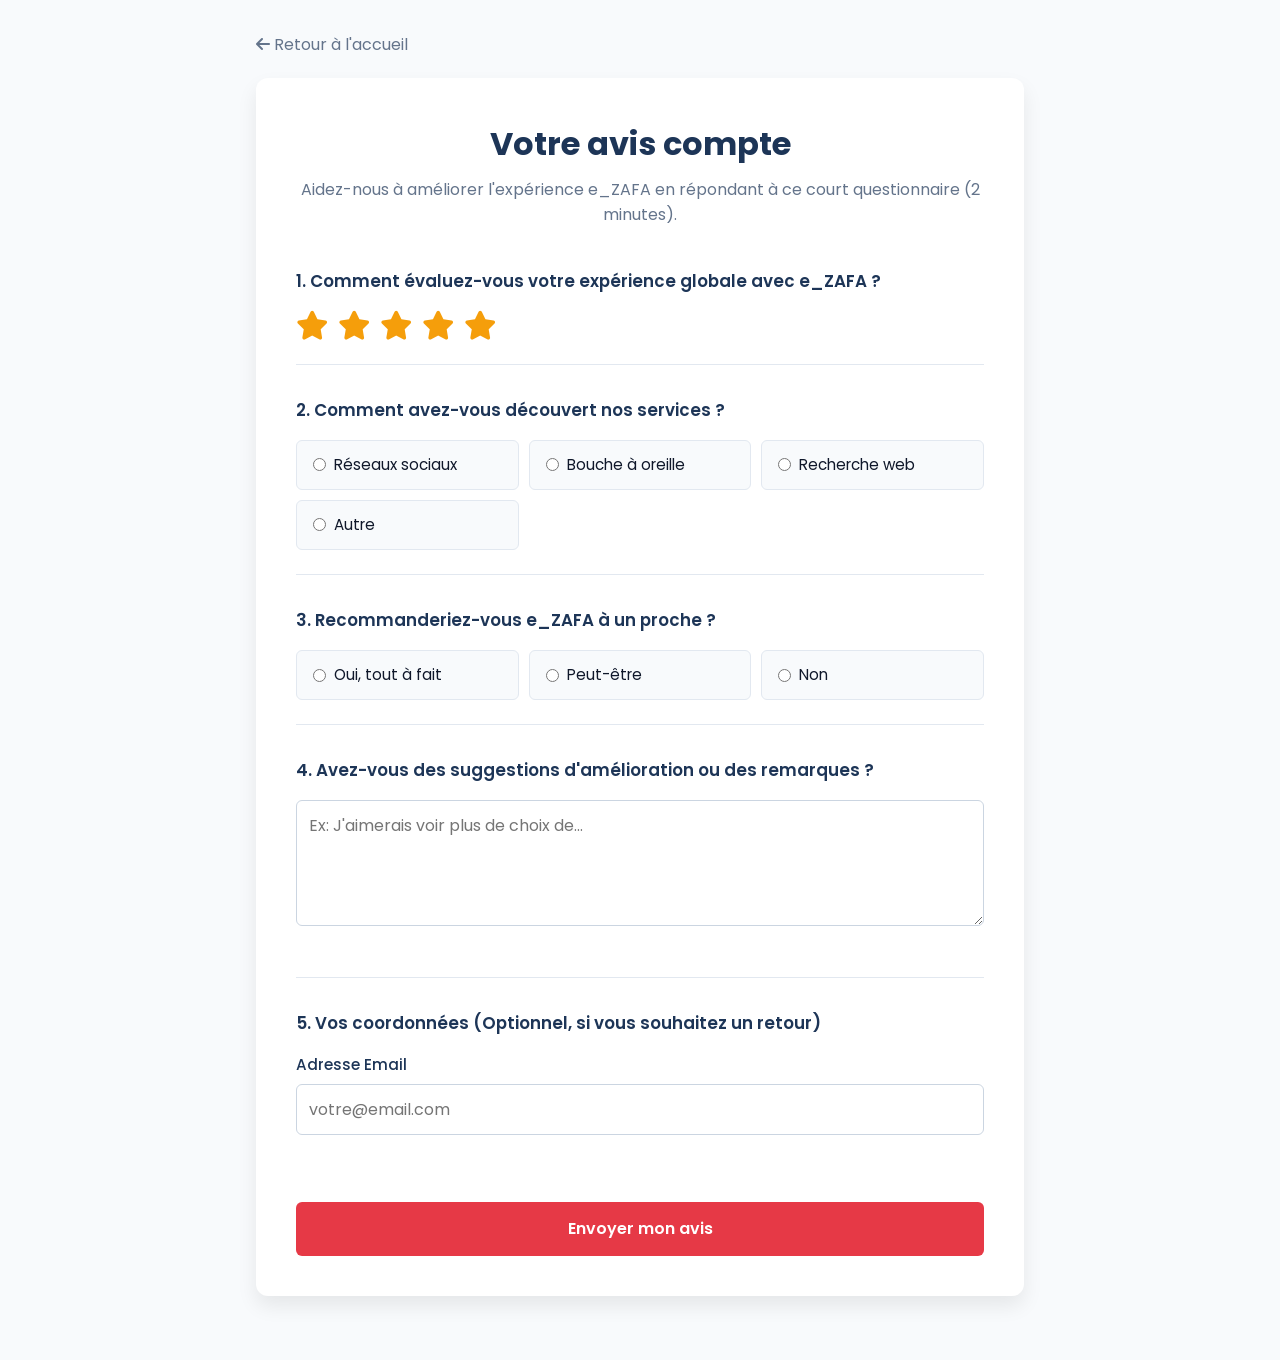
<file: pages/satisfaction.html>
<!DOCTYPE html>
<html lang="fr">
<head>
    <meta charset="UTF-8">
    <meta name="viewport" content="width=device-width, initial-scale=1.0">
    <title>Votre Avis Nous Intéresse - e_ZAFA</title>
    <link href="https://fonts.googleapis.com/css2?family=Poppins:wght@300;400;500;600;700&display=swap" rel="stylesheet">
    <link rel="stylesheet" href="https://cdnjs.cloudflare.com/ajax/libs/font-awesome/6.4.0/css/all.min.css">
    <link rel="stylesheet" href="../deco.css">
    <link rel="icon" href="../img/logo.png">
    <style>
        .survey-container {
            max-width: 800px;
            margin: 2rem auto 4rem auto;
            padding: 0 1rem;
        }

        .survey-card {
            background: #ffffff;
            border-radius: 12px;
            padding: 2.5rem;
            box-shadow: var(--card-shadow, 0 4px 6px rgba(0,0,0,0.1));
        }

        .survey-section {
            margin-bottom: 2rem;
            padding-bottom: 1.5rem;
            border-bottom: 1px solid #e2e8f0;
        }

        .survey-section:last-of-type {
            border-bottom: none;
            margin-bottom: 1.5rem;
        }

        .question-title {
            font-size: 1.05rem;
            color: var(--secondary-color, #1e293b);
            margin-bottom: 1rem;
            font-weight: 600;
        }

        /* --- SYSTÈME DE NOTATION PAR ÉTOILES --- */
        .rating-group {
            display: flex;
            gap: 10px;
            font-size: 1.8rem;
            color: #cbd5e1;
            cursor: pointer;
        }

        .rating-group i {
            transition: color 0.2s;
        }

        .rating-group i:hover,
        .rating-group i.active {
            color: #f59e0b; /* Couleur dorée pour les étoiles */
        }

        /* --- BOUTONS RADIO / CHOIX MULTIPLES --- */
        .options-grid {
            display: grid;
            grid-template-columns: repeat(auto-fit, minmax(180px, 1fr));
            gap: 10px;
        }

        .option-label {
            display: flex;
            align-items: center;
            gap: 8px;
            padding: 0.75rem 1rem;
            background: #f8fafc;
            border: 1px solid #e2e8f0;
            border-radius: 6px;
            cursor: pointer;
            font-size: 0.95rem;
            transition: all 0.2s;
        }

        .option-label:hover {
            background: #f1f5f9;
            border-color: #cbd5e1;
        }

        .option-label input {
            accent-color: var(--primary-color, #2563eb);
        }

        /* --- CHAMPS DE TEXTE --- */
        .form-group {
            margin-bottom: 1.2rem;
        }

        .form-group label {
            display: block;
            margin-bottom: 0.4rem;
            font-weight: 500;
            font-size: 0.95rem;
            color: var(--secondary-color, #1e293b);
        }

        .form-group textarea, .form-group input {
            width: 100%;
            padding: 0.75rem;
            border: 1px solid #cbd5e1;
            border-radius: 6px;
            font-size: 1rem;
            font-family: 'Poppins', sans-serif;
            outline: none;
            transition: border-color 0.3s;
        }

        .form-group textarea:focus, .form-group input:focus {
            border-color: var(--primary-color, #2563eb);
        }

        .submit-btn {
            background: var(--primary-color, #2563eb);
            color: white;
            border: none;
            padding: 0.9rem 1.5rem;
            font-size: 1rem;
            font-weight: 600;
            border-radius: 6px;
            cursor: pointer;
            width: 100%;
            transition: opacity 0.3s;
        }

        .submit-btn:hover {
            opacity: 0.9;
        }
    </style>
</head>
<body>

    <main class="survey-container">
        <a href="../index.html" style="display:inline-block; margin-bottom: 20px; color: #64748b; text-decoration: none;">
            <i class="fa-solid fa-arrow-left"></i> Retour à l'accueil
        </a>

        <div class="survey-card">
            <h1 style="text-align: center; color: var(--secondary-color, #1e293b); margin-bottom: 0.5rem;">Votre avis compte</h1>
            <p style="text-align: center; color: #64748b; margin-bottom: 2.5rem;">Aidez-nous à améliorer l'expérience e_ZAFA en répondant à ce court questionnaire (2 minutes).</p>

            <!-- Formulaire utilisant la méthode mailto -->
            <form id="surveyForm" action="mailto:e.zafa.qse@gmail.com" method="POST" enctype="text/plain">

                <!-- Question 1 : Note Globale -->
                <div class="survey-section">
                    <div class="question-title">1. Comment évaluez-vous votre expérience globale avec e_ZAFA ?</div>
                    <div class="rating-group" id="starRating">
                        <i class="fa-solid fa-star" data-value="1"></i>
                        <i class="fa-solid fa-star" data-value="2"></i>
                        <i class="fa-solid fa-star" data-value="3"></i>
                        <i class="fa-solid fa-star" data-value="4"></i>
                        <i class="fa-solid fa-star" data-value="5"></i>
                    </div>
                    <input type="hidden" name="Note_Globale" id="ratingInput" value="5" required>
                </div>

                <!-- Question 2 : Utilisation / Choix -->
                <div class="survey-section">
                    <div class="question-title">2. Comment avez-vous découvert nos services ?</div>
                    <div class="options-grid">
                        <label class="option-label"><input type="radio" name="Origine" value="Réseaux sociaux" required> Réseaux sociaux</label>
                        <label class="option-label"><input type="radio" name="Origine" value="Bouche à oreille"> Bouche à oreille</label>
                        <label class="option-label"><input type="radio" name="Origine" value="Recherche web"> Recherche web</label>
                        <label class="option-label"><input type="radio" name="Origine" value="Autre"> Autre</label>
                    </div>
                </div>

                <!-- Question 3 : Recommandation -->
                <div class="survey-section">
                    <div class="question-title">3. Recommanderiez-vous e_ZAFA à un proche ?</div>
                    <div class="options-grid">
                        <label class="option-label"><input type="radio" name="Recommandation" value="Oui, tout à fait" required> Oui, tout à fait</label>
                        <label class="option-label"><input type="radio" name="Recommandation" value="Peut-être"> Peut-être</label>
                        <label class="option-label"><input type="radio" name="Recommandation" value="Non"> Non</label>
                    </div>
                </div>

                <!-- Question 4 : Commentaires libres -->
                <div class="survey-section">
                    <div class="question-title">4. Avez-vous des suggestions d'amélioration ou des remarques ?</div>
                    <div class="form-group">
                        <textarea name="Commentaires" rows="4" placeholder="Ex: J'aimerais voir plus de choix de..."></textarea>
                    </div>
                </div>

                <!-- Optionnel : Contact -->
                <div class="survey-section" style="border-bottom: none;">
                    <div class="question-title">5. Vos coordonnées (Optionnel, si vous souhaitez un retour)</div>
                    <div class="form-group">
                        <label for="email">Adresse Email</label>
                        <input type="email" id="email" name="Email" placeholder="votre@email.com">
                    </div>
                </div>

                <button type="submit" class="submit-btn">Envoyer mon avis</button>

            </form>
        </div>
    </main>

    <!-- SCRIPT DE GESTION DES ÉTOILES -->
    <script>
        document.addEventListener('DOMContentLoaded', () => {
            const stars = document.querySelectorAll('#starRating i');
            const ratingInput = document.getElementById('ratingInput');

            // Sélectionner par défaut toutes les étoiles (5/5) au chargement
            highlightStars(5);

            stars.forEach(star => {
                star.addEventListener('click', () => {
                    const value = star.getAttribute('data-value');
                    ratingInput.value = value;
                    highlightStars(value);
                });
            });

            function highlightStars(count) {
                stars.forEach(s => {
                    if (s.getAttribute('data-value') <= count) {
                        s.classList.add('active');
                    } else {
                        s.classList.remove('active');
                    }
                });
            }
        });
    </script>
</body>
</html>
</file>
<file: deco.css>
/* --- RESET ET VARIABLES DE BASE --- */
* {
    margin: 0;
    padding: 0;
    box-sizing: border-box;
    font-family: 'Poppins', sans-serif;
}

:root {
    --primary-color: #e63946;
    --secondary-color: #1d3557;
    --dark-color: #0f172a;
    --light-color: #f8fafc;
    --gray-color: #64748b;
    --card-shadow: 0 10px 20px rgba(0,0,0,0.08);
}

body {
    background-color: var(--light-color);
    color: var(--dark-color);
    line-height: 1.6;
}

/* --- EN-TÊTE / NAVIGATION --- */
header {
    background: #ffffff;
    display: flex;
    justify-content: space-between;
    align-items: center;
    padding: 1rem 8%;
    box-shadow: 0 2px 10px rgba(0,0,0,0.05);
    position: sticky;
    top: 0;
    z-index: 1000;
}

.logo {
    font-size: 1.6rem;
    font-weight: 700;
    color: var(--secondary-color);
    display: flex;
    align-items: center;
    gap: 8px;
}

.logo img {
    width: 45px;
    height: auto;
    object-fit: contain;
}

nav ul.nav-links {
    display: flex;
    list-style: none;
    gap: 1.5rem;
    align-items: center;
}

nav a {
    text-decoration: none;
    color: var(--dark-color);
    font-weight: 500;
    transition: color 0.3s;
}

nav a:hover {
    color: var(--primary-color);
}

/* --- MENU DÉROULANT (NAV) --- */
.nav-item {
    position: relative;
}

.nav-link {
    display: flex;
    align-items: center;
    gap: 6px;
    padding: 0.5rem 0;
}

.arrow {
    border: solid var(--dark-color);
    border-width: 0 2px 2px 0;
    display: inline-block;
    padding: 3px;
    transform: rotate(45deg);
    transition: transform 0.3s;
}

.nav-item:hover .arrow {
    transform: rotate(-135deg);
    border-color: var(--primary-color);
}

.dropdown-menu {
    display: none;
    position: absolute;
    top: 100%;
    left: 50%;
    transform: translateX(-50%);
    background-color: #ffffff;
    width: 80vw;
    max-width: 850px;
    padding: 1.5rem;
    box-shadow: 0 15px 25px rgba(0, 0, 0, 0.15);
    border-radius: 0 0 12px 12px;
    z-index: 1000;
}

.nav-item:hover .dropdown-menu {
    display: block;
}

.dropdown-grid {
    display: grid;
    grid-template-columns: repeat(auto-fit, minmax(220px, 1fr));
    gap: 1.2rem;
}

.vehicle-card {
    background-color: #fff;
    border: 1px solid #e2e8f0;
    border-radius: 8px;
    overflow: hidden;
    text-decoration: none;
    color: inherit;
    transition: transform 0.3s, box-shadow 0.3s;
    display: flex;
    flex-direction: column;
}

.vehicle-card:hover {
    transform: translateY(-5px);
    box-shadow: var(--card-shadow);
}

/* Emplacement image sans image par défaut */
.img-placeholder, .car-img-container {
    width: 100%;
    height: 150px;
    background-color: #e2e8f0;
    display: flex;
    align-items: center;
    justify-content: center;
    position: relative;
    overflow: hidden;
}

.img-placeholder img, .car-img-container img {
    width: 100%;
    height: 100%;
    object-fit: cover;
}

/* Cache les balises img si pas de source */
img[src=""], img:not([src]) {
    opacity: 0;
}

.vehicle-info {
    padding: 1rem;
    display: flex;
    flex-direction: column;
    gap: 0.4rem;
}

.vehicle-title {
    font-size: 1rem;
    font-weight: 700;
    color: var(--dark-color);
}

.vehicle-price {
    color: var(--primary-color);
    font-weight: 600;
    font-size: 0.9rem;
}

.btn-view {
    margin-top: 0.5rem;
    background-color: var(--secondary-color);
    color: #fff;
    text-align: center;
    padding: 0.4rem;
    border-radius: 6px;
    font-size: 0.85rem;
    transition: background 0.3s;
}

.vehicle-card:hover .btn-view {
    background-color: var(--primary-color);
}

/* --- SECTION HÉRO --- */
.hero {
    background: linear-gradient(rgba(15, 23, 42, 0.75), rgba(15, 23, 42, 0.75));
    height: 60vh;
    display: flex;
    align-items: center;
    justify-content: center;
    text-align: center;
    color: #ffffff;
    padding: 0 20px;
}

.hero-content h1 {
    font-size: 2.8rem;
    margin-bottom: 1rem;
}

.hero-content p {
    font-size: 1.1rem;
    margin-bottom: 2rem;
    color: #cbd5e1;
}

.btn-primary {
    background-color: var(--primary-color);
    color: white;
    padding: 12px 30px;
    text-decoration: none;
    border-radius: 6px;
    font-weight: 600;
    transition: background 0.3s;
    display: inline-block;
}

.btn-primary:hover {
    background-color: #c5222f;
}

/* --- CATALOGUE / CARROUSEL --- */
.catalog-section {
    padding: 50px 8%;
}

.catalog-section h2 {
    font-size: 2.2rem;
    text-align: center;
    color: var(--secondary-color);
}

.subtitle {
    text-align: center;
    color: var(--gray-color);
    margin-bottom: 30px;
}

.carousel-container {
    position: relative;
    display: flex;
    align-items: center;
    max-width: 1200px;
    margin: 0 auto;
}

.carousel-track-container {
    overflow: hidden;
    width: 100%;
    padding: 10px 0;
}

.carousel-track {
    display: flex;
    gap: 20px;
    transition: transform 0.4s ease-in-out;
}

.car-card {
    min-width: calc(33.333% - 14px);
    background: white;
    border-radius: 10px;
    overflow: hidden;
    box-shadow: var(--card-shadow);
    transition: transform 0.3s;
}

.car-card:hover {
    transform: translateY(-5px);
}

.badge {
    position: absolute;
    top: 12px;
    right: 12px;
    background-color: var(--primary-color);
    color: white;
    padding: 4px 10px;
    border-radius: 20px;
    font-size: 0.75rem;
    font-weight: 600;
    z-index: 2;
}

.car-info {
    padding: 20px;
}

.car-title {
    font-size: 1.2rem;
    font-weight: 600;
    margin-bottom: 8px;
}

.car-specs {
    display: flex;
    justify-content: space-between;
    color: var(--gray-color);
    font-size: 0.85rem;
    margin-bottom: 15px;
    border-bottom: 1px solid #e2e8f0;
    padding-bottom: 12px;
}

.car-price-row {
    display: flex;
    justify-content: space-between;
    align-items: center;
}

.car-price {
    font-size: 1.3rem;
    font-weight: 700;
    color: var(--secondary-color);
}

.btn-details {
    color: var(--primary-color);
    font-weight: 600;
    text-decoration: none;
    display: flex;
    align-items: center;
    gap: 5px;
    font-size: 0.9rem;
}

.carousel-btn {
    background-color: white;
    border: 1px solid #e2e8f0;
    border-radius: 50%;
    width: 45px;
    height: 45px;
    cursor: pointer;
    box-shadow: var(--card-shadow);
    z-index: 10;
    transition: background 0.3s;
}

.carousel-btn:hover {
    background-color: var(--primary-color);
    color: white;
}

.prev-btn {
    margin-right: 15px;
}

.next-btn {
    margin-left: 15px;
}

/* --- FOOTER --- */
footer {
    background-color: var(--dark-color);
    color: white;
    padding: 50px 8% 20px 8%;
    margin-top: 50px;
}

.footer-container {
    display: grid;
    grid-template-columns: repeat(auto-fit, minmax(250px, 1fr));
    gap: 40px;
    margin-bottom: 40px;
}

.footer-col h4 {
    margin-bottom: 20px;
    position: relative;
    padding-bottom: 10px;
}

.footer-col h4::after {
    content: '';
    position: absolute;
    left: 0;
    bottom: 0;
    width: 40px;
    height: 2px;
    background-color: var(--primary-color);
}

.footer-col p {
    color: #94a3b8;
    margin-bottom: 10px;
}

.footer-bottom {
    text-align: center;
    border-top: 1px solid #334155;
    padding-top: 20px;
    color: #94a3b8;
    font-size: 0.9rem;
}

/* --- RESPONSIVE MOBILE --- */
@media (max-width: 900px) {
    .car-card {
        min-width: calc(50% - 10px);
    }
}

@media (max-width: 600px) {
    header {
        flex-direction: column;
        gap: 15px;
    }

    .car-card {
        min-width: 100%;
    }

    .carousel-btn {
        display: none;
    }

    .carousel-track-container {
        overflow-x: auto;
    }
}
</file>
